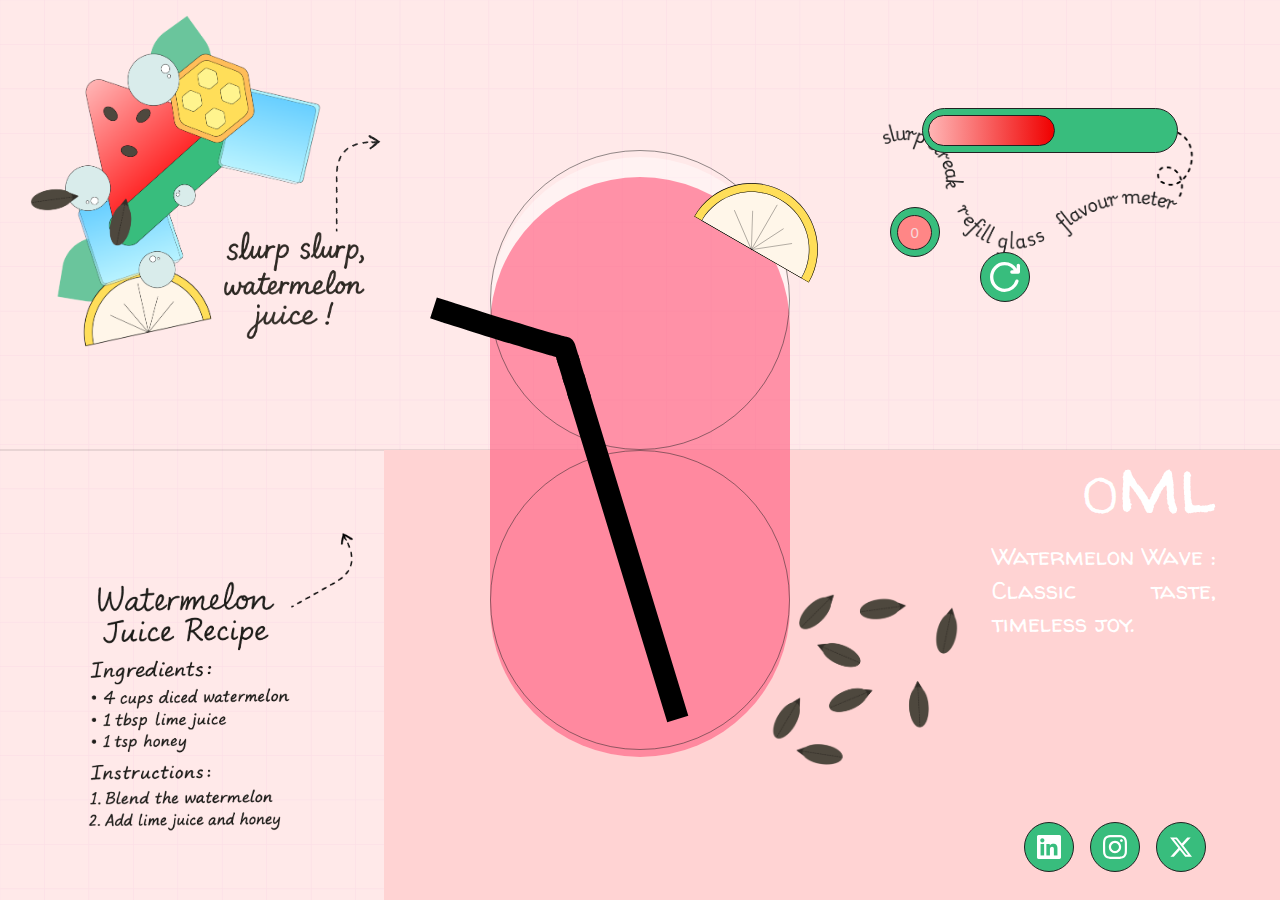
<file: index.html>
<!DOCTYPE html>
<html lang="en">
  <head>
    <meta charset="UTF-8" />
    <meta name="viewport" content="width=device-width, initial-scale=1.0" />
    <title>Watermelon Juice UI</title>
    <link rel="stylesheet" href="style.css" />
    <link rel="preconnect" href="https://fonts.googleapis.com" />
    <link rel="preconnect" href="https://fonts.gstatic.com" crossorigin />
    <link
      href="https://fonts.googleapis.com/css2?family=Walter+Turncoat&display=swap"
      rel="stylesheet"
    />
  </head>
  <body>
    <div class="backElements">
      <div class="line"></div>
      <div class="rectangle"></div>
      <div class="rectangle2"></div>
    </div>
    <div class="main">
      <div class="imageContainer">
        <div class="combine">
          <img
            src="images/combine.png"
            alt="Combined watermelon juice ingredients image"
          />
        </div>
        <div class="text">
          <img
            src="images/text.svg"
            alt="Decorative watermelon juice text overlay"
          />
        </div>
        <div class="text2">
          <img src="images/text2.png" alt="Secondary decorative text overlay" />
        </div>
        <div class="knobs">
          <img src="images/knobs.png" alt="Juice machine control knobs" />
        </div>
        <div class="seeds">
          <img src="images/seeds.png" alt="Watermelon seeds decoration" />
        </div>
      </div>

      <div class="glassElement">
        <div class="straw2">
          <img
            src="images/straw2.svg"
            alt="Straw in the watermelon juice glass"
          />
        </div>
        <div class="lime">
          <img src="images/lime.svg" alt="Lime slice decoration" />
        </div>
        <div class="circle1"></div>
        <div class="circle2"></div>
        <div class="juice"></div>
        <div class="glass"></div>
      </div>

      <div class="rightElement">
        <div class="buttonContainer">
          <button
            class="buttonItself"
            title="Select watermelon juice flavor"
            aria-label="Select watermelon juice flavor"
          >
            0
          </button>
        </div>
        <div
          class="refill"
          title="Refill the watermelon juice glass"
          aria-label="Refill the watermelon juice glass"
        >
          <div class="refillIcon">
            <img class="icon" src="images/refill.svg" alt="Refill icon" />
          </div>
        </div>
        <div class="flavour">
          <div class="meter"></div>
        </div>
        <span class="volume"><span class="volumeNumber">100</span>ml</span>
        <span class="fact"
          >Lorem ipsum dolor sit amet, consectetur adipisicing elit. Natus, cum
          animi.
        </span>
        <div class="social">
          <span class="linkedin">
            <a
              href="https://www.linkedin.com/in/shershth-sharma-1b3156248/"
              title="Visit our LinkedIn page"
              aria-label="Visit my LinkedIn page"
            >
              <img src="images/linkedin.png" alt="LinkedIn logo" />
            </a>
          </span>
          <span class="instagram">
            <a
              href="https://www.instagram.com/shraeshth/"
              title="Visit our Instagram page"
              aria-label="Visit my Instagram page"
            >
              <img src="images/instagram.svg" alt="Instagram logo" />
            </a>
          </span>
          <span class="x">
            <a
              href="https://x.com/shraeshth"
              title="Visit our X profile"
              aria-label="Visit my X profile"
            >
              <img src="images/x.svg" alt="X logo" />
            </a>
          </span>
        </div>
      </div>
    </div>
    <script
      src="https://cdnjs.cloudflare.com/ajax/libs/gsap/3.13.0/gsap.min.js"
      integrity="sha512-NcZdtrT77bJr4STcmsGAESr06BYGE8woZdSdEgqnpyqac7sugNO+Tr4bGwGF3MsnEkGKhU2KL2xh6Ec+BqsaHA=="
      crossorigin="anonymous"
      referrerpolicy="no-referrer"
    ></script>
    <script src="script.js"></script>
  </body>
</html>
</file>
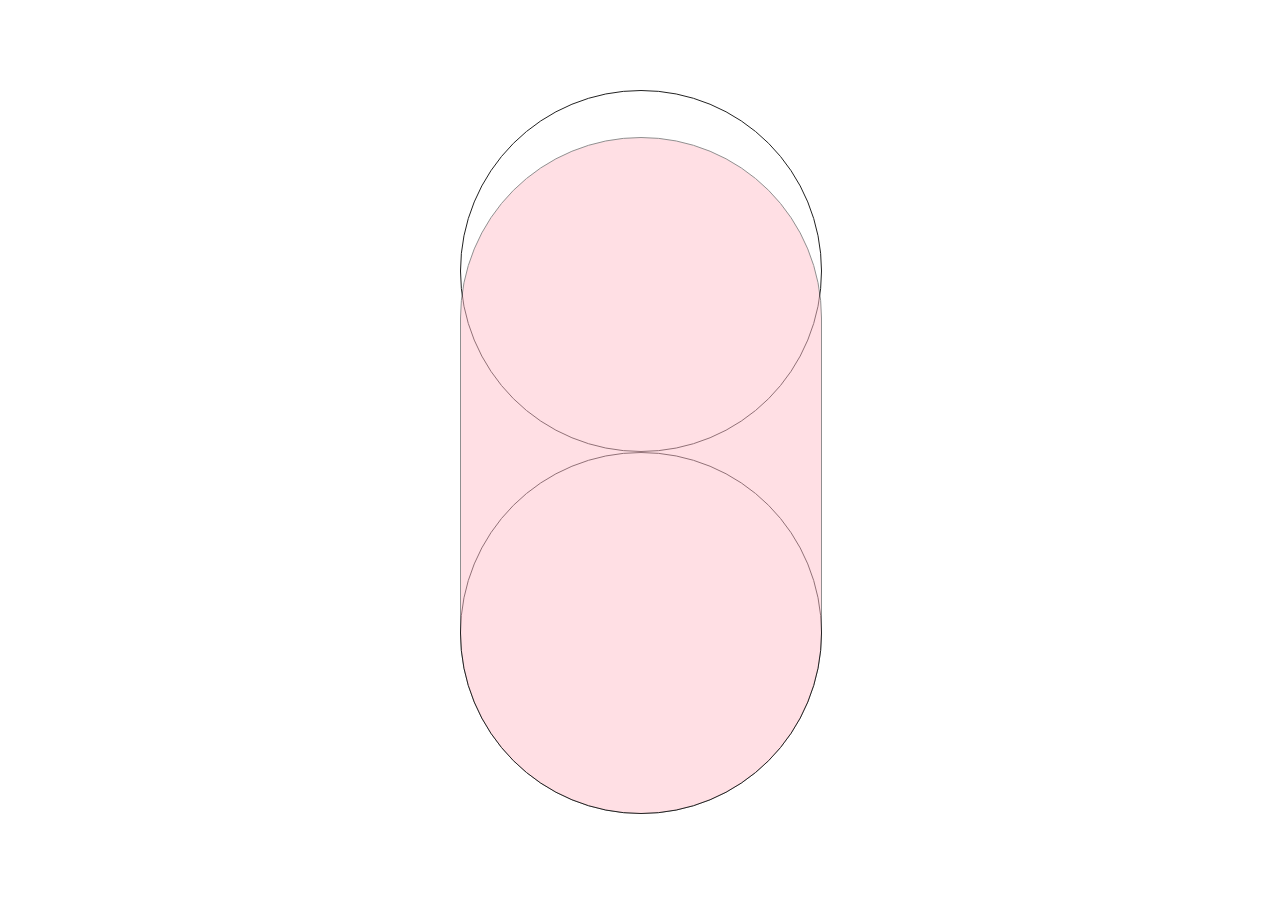
<file: yy.html>
<!DOCTYPE html>
<html lang="en">
  <head>
    <meta charset="UTF-8" />
    <meta name="viewport" content="width=device-width, initial-scale=1.0" />
    <title>Document</title>
    <style>
      body {
        box-sizing: border-box;
        margin: 0;
        display: flex;
        align-items: center;
        justify-content: center;
        height: 100vh;
      }

      .juiceContainer {
        margin: 0;
        padding: 0;
        position: relative;
        width: 40vh;
        height: 80vh;
        vertical-align: middle;
      }

      .circle1 {
        display: block;
        border-radius: 40vh;
        height: 40vh;
        width: 40vh;
        border: 1px solid #222;
        vertical-align: top;
      }

      .circle2 {
        display: block;
        border-radius: 40vh;
        height: 40vh;
        width: 40vh;
        border: 1px solid #222;
        vertical-align: bottom;
      }

      .juice {
        position: absolute;
        bottom: -3.5px;
        left: 0;
        border-radius: 40vh;
        height: 75vh;
        width: 40vh;
        border: 1px solid #222;
        background-color: pink;
        opacity: 0.5;
      }
    </style>
  </head>
  <body>
    <div class="juiceContainer">
      <div class="circle1"></div>
      <div class="circle2"></div>
      <div class="juice"></div>
    </div>
  </body>
</html>
</file>
<file: style.css>
/* CSS Reset */
* {
  margin: 0;
  padding: 0;
  box-sizing: border-box;
}

body {
  font-family: "Walter Turncoat", cursive;
  background: linear-gradient(180deg, #ffffff, #ffe9e9);
  line-height: 1.4;
  background-image: url(images/bg2.svg);
}

img {
  max-width: 100%; /* Ensures images don't exceed their container's width */
  height: auto; /* Maintains the aspect ratio */
  display: block; /* Removes any unwanted inline spacing or floating */
  margin: 0 auto; /* Centers the image if needed */
}

/* Color Variables */
:root {
  --pink: #f8d7da;
  --dark-pink: #e8c5c8;
  --juice-pink: #ff6b8a;
  --green: #4ade80;
  --white: #ffffff;
  --text: #374151;
}

/* Main Layout */
.main {
  position: relative;
  min-height: 100vh;
  height: 100vh; /* Fixed height to prevent scrolling */
}

.backElements {
  position: absolute;
  top: 0;
  left: 0;
  width: 100%;
  height: 100%;
  z-index: 1;
}

.line {
  width: 100%;
  height: 0px;
  border: 1px solid #222;
  position: absolute;
  top: 50%;
  z-index: 2;
  opacity: 0.1;
}

.rectangle {
  background-color: #ffd3d3;
  position: absolute;
  right: 0;
  bottom: 0;
  width: 70%;
  height: 50%;
  z-index: inherit;
}

.imageContainer {
  position: absolute;
  top: 0;
  left: 0;
  width: 100%;
  height: 100%;
  z-index: 10;
}
.combine {
  position: absolute;
  left: 0;
  top: 0;
  width: 27.5%;
  height: 50%;
  z-index: 11;
}
.text {
  position: absolute;
  left: 14%;
  top: 14%;
  width: 18%;
  height: auto;
  z-index: 12;
}
.text2 {
  position: absolute;
  left: 5%;
  bottom: 7%;
  width: 24%;
  height: auto;
  z-index: 13;
}
.knobs {
  position: absolute;
  right: 5%;
  top: 0;
  width: 30%;
  height: auto;
  z-index: 14;
}
.seeds {
  position: absolute;
  right: 25%;
  bottom: 14%;
  width: 15%;
  height: auto;
  z-index: 15;
}
.straw2 {
  position: absolute;
  left: 22%;
  bottom: 15%;
  width: 40%;
  height: auto;
  z-index: 24;
}
.lime {
  position: absolute;
  right: 34%;
  top: 16%;
  width: 12%;
  height: auto;
  z-index: 25;
  transform: rotate(30deg);
}

.glassElement {
  position: relative; /* Allows positioning of children */
  display: flex; /* Align children vertically */
  flex-direction: column; /* Stack circles and juice vertically */
  align-items: center; /* Center children horizontally */
  justify-content: center; /* Center children vertically within glassElement */
  /* Optional: Add width/height if needed to control size */
  width: inherit; /* Adjust as per your design */
  height: inherit; /* Adjust as per your design */
  z-index: 20;
}

.circle1,
.circle2 {
  border: 1px solid #222;
  width: 300px; /* Example size */
  height: 300px;
  border-radius: 50%; /* Makes them circles */
  margin: px;
  z-index: 22;
  opacity: 0.5;
}

.juice {
  position: absolute;
  bottom: 15.9%;
  width: 300px; /* Example size */
  height: 580px;
  border-radius: 10rem;
  opacity: 0.4;
  background-color: #ff0037; /* Example juice color */
  z-index: 23;
}

.glass {
  position: absolute;
  bottom: 15.9%;
  width: 300px; /* Example size */
  height: 600px;
  border-radius: 9.5rem;
  opacity: 0.4;
  background-color: #ffffff; /* Example juice color */
  z-index: 21;
}

.rightElement {
  position: absolute;
  width: 50%; /* Explicit width, adjust as needed */
  height: 100%; /* Relative to parent height, adjust as needed */
  z-index: 30;
  top: 0;
  right: 0;
}

.buttonContainer {
  align-items: center;
  justify-content: center;
  display: flex;
  background-color: #38bd7d;
  border: 1px solid #222;
  border-radius: 50%;
  width: 50px;
  height: 50px;
  top: 23%; /* Offset from top-right corner */
  left: 39%; /* Offset from top-right corner */
  position: absolute;
  z-index: 31; /* Slightly higher to ensure it stays on top */
}

.buttonItself {
  width: 35px;
  height: 35px;
  background-color: #ff8686;
  border: 1px solid #222;
  color: #f8d7da;
  border-radius: 50%;
  font-size: 15px;
  font-weight: 500;
}

.refill {
  align-items: center;
  justify-content: center;
  display: flex;
  background-color: #38bd7d;
  border: 1px solid #222;
  border-radius: 50%;
  width: 50px;
  height: 50px;
  top: 28%; /* Offset from top-right corner */
  right: 39%; /* Offset from top-right corner */
  position: absolute;
  z-index: 32; /* Slightly higher to ensure it stays on top */
  transition: all 0.5s ease;
}

.icon {
  align-items: center;
  justify-content: center;
  width: 30px;
  height: 30px;
}

.flavour {
  align-items: center;
  justify-content: center;
  display: flex;
  background-color: #38bd7d;
  border: 1px solid #222;
  border-radius: 5rem;
  width: 40%;
  height: 5%;
  top: 12%; /* Offset from top-right corner */
  right: 16%; /* Offset from top-right corner */
  position: absolute;
  z-index: 33; /* Slightly higher to ensure it stays on top */
}
.meter {
  align-items: center;
  justify-content: center;
  display: flex;
  background: linear-gradient(90deg, #ffb5b5, #f00000);
  border: 1px solid #222;
  border-radius: 5rem;
  width: 50%;
  height: 70%;
  left: 2%;
  position: absolute;
  z-index: 34; /* Slightly higher to ensure it stays on top */
}

.volume {
  position: absolute;
  right: 10%;
  bottom: 32%;
  font-size: 5rem;
  color: #ffffff;
}

.volumeNumber {
  font-size: 3rem;
}

.fact {
  position: absolute;
  right: 10%;
  top: 68%;
  width: 35%;
  font-size: 1rem;
  color: #ffffff;
  text-align: right;
}
.social {
  display: flex;
  justify-content: space-between;
  gap: 1rem;
  position: absolute;
  right: 10%;
  bottom: 2%;
  padding: 10px;
}

.linkedin,
.instagram,
.x {
  display: flex; /* Make each icon a flex container */
  align-items: center; /* Vertically center the image */
  justify-content: center; /* Horizontally center the image */
  border: 1px solid #222;
  background-color: #38bd7d;
  border-radius: 50px;
  width: 50px;
  height: 50px;
  transition: all 0.5s ease; /* Ensure smooth transition */
}

.social img {
  width: 50%; /* Scale the image */
  height: auto; /* Maintain aspect ratio */
  /* Remove align-items and justify-content from img */
}
/* CSS Reset */
* {
  margin: 0;
  padding: 0;
  box-sizing: border-box;
}

body {
  font-family: "Walter Turncoat", cursive;
  background-color: #ffe9e9;
  line-height: 1.4;
}

img {
  max-width: 100%; /* Ensures images don't exceed their container's width */
  height: auto; /* Maintains the aspect ratio */
  display: block; /* Removes any unwanted inline spacing or floating */
  margin: 0 auto; /* Centers the image if needed */
}

/* Color Variables */
:root {
  --pink: #f8d7da;
  --dark-pink: #e8c5c8;
  --juice-pink: #ff6b8a;
  --green: #4ade80;
  --white: #ffffff;
  --text: #374151;
}

/* Main Layout */
.main {
  position: relative;
  min-height: 100vh;
  height: 100vh; /* Fixed height to prevent scrolling */
}

.backElements {
  position: absolute;
  top: 0;
  left: 0;
  width: 100%;
  height: 100%;
  z-index: 1;
}

.line {
  width: 100%;
  height: 2px;
  border: 1px solid #222;
  position: absolute;
  top: 50%;
  transform: translateY(-50%);
  z-index: 2;
  opacity: 0.1;
}

.rectangle {
  background-color: #ffd3d3;
  position: absolute;
  right: 0;
  bottom: 0;
  width: 70%;
  height: 50%;
  z-index: 3;
}

.imageContainer {
  position: absolute;
  top: 0;
  left: 0;
  width: 100%;
  height: 100%;
  z-index: 10;
}
.combine {
  position: absolute;
  left: 0;
  top: 0;
  width: 27.5%;
  height: 50%;
  z-index: 11;
}
.text {
  position: absolute;
  left: 14%;
  top: 14%;
  width: 18%;
  height: auto;
  z-index: 12;
}
.text2 {
  position: absolute;
  left: 5%;
  bottom: 7%;
  width: 24%;
  height: auto;
  z-index: 13;
}
.knobs {
  position: absolute;
  right: 5%;
  top: 0;
  width: 30%;
  height: auto;
  z-index: 14;
}
.seeds {
  position: absolute;
  right: 25%;
  bottom: 14%;
  width: 15%;
  height: auto;
  z-index: 15;
}
.straw2 {
  position: absolute;
  left: 22%;
  bottom: 15%;
  width: 40%;
  height: auto;
  z-index: 19;
}
.lime {
  position: absolute;
  right: 34%;
  top: 16%;
  width: 12%;
  height: auto;
  z-index: 20;
  transform: rotate(30deg);
}

.glassElement {
  position: relative; /* Allows positioning of children */
  display: flex; /* Align children vertically */
  flex-direction: column; /* Stack circles and juice vertically */
  align-items: center; /* Center children horizontally */
  justify-content: center; /* Center children vertically within glassElement */
  /* Optional: Add width/height if needed to control size */
  width: inherit; /* Adjust as per your design */
  height: inherit; /* Adjust as per your design */
  z-index: 15;
}

.circle1,
.circle2 {
  border: 1px solid #222;
  width: 300px; /* Example size */
  height: 300px;
  border-radius: 50%; /* Makes them circles */
  margin: 0px;
  z-index: 18;
  opacity: 0.5;
}

.juice {
  position: absolute;
  bottom: 15.9%;
  width: 300px; /* Example size */
  height: 580px;
  border-radius: 10rem;
  opacity: 0.4;
  background-color: #ff0037; /* Example juice color */
  z-index: 17;
}

.glass {
  position: absolute;
  bottom: 15.9%;
  width: 300px; /* Example size */
  height: 600px;
  border-radius: 9.5rem;
  opacity: 0.4;
  background-color: #ffffff; /* Example juice color */
  z-index: 16;
}

.rightElement {
  position: absolute;
  width: 50%; /* Explicit width, adjust as needed */
  height: 100%; /* Relative to parent height, adjust as needed */
  z-index: 30;
  top: 0;
  right: 0;
}

.buttonContainer {
  align-items: center;
  justify-content: center;
  display: flex;
  background-color: #38bd7d;
  border: 1px solid #222;
  border-radius: 50%;
  width: 50px;
  height: 50px;
  top: 23%; /* Offset from top-right corner */
  left: 39%; /* Offset from top-right corner */
  position: absolute;
  z-index: 31;
}

.buttonItself {
  width: 35px;
  height: 35px;
  background-color: #ff8686;
  border: 1px solid #222;
  color: #f8d7da;
  border-radius: 50%;
  font-size: 15px;
  font-weight: 500;
}

.refill {
  align-items: center;
  justify-content: center;
  display: flex;
  background-color: #38bd7d;
  border: 1px solid #222;
  border-radius: 50%;
  width: 50px;
  height: 50px;
  top: 28%; /* Offset from top-right corner */
  right: 39%; /* Offset from top-right corner */
  position: absolute;
  z-index: 32;
  transition: all 0.5s ease;
}

.icon {
  align-items: center;
  justify-content: center;
  width: 30px;
  height: 30px;
}

.flavour {
  align-items: center;
  justify-content: center;
  display: flex;
  background-color: #38bd7d;
  border: 1px solid #222;
  border-radius: 5rem;
  width: 40%;
  height: 5%;
  top: 12%; /* Offset from top-right corner */
  right: 16%; /* Offset from top-right corner */
  position: absolute;
  z-index: 33;
}

.meter {
  align-items: center;
  justify-content: center;
  display: flex;
  background: linear-gradient(90deg, #ffb5b5, #f00000);
  border: 1px solid #222;
  border-radius: 5rem;
  width: 50%;
  height: 70%;
  left: 2%;
  position: absolute;
  z-index: 34;
}

.volume {
  position: absolute;
  right: 10%;
  bottom: 40%;
  font-size: 5rem;
  color: #ffffff;
}

.volumeNumber {
  font-size: 3rem;
}

.fact {
  position: absolute;
  right: 10%;
  top: 60%;
  width: 35%;
  font-size: 1.5rem;
  color: #ffffff;
  text-align: justify;
}

.social {
  display: flex;
  justify-content: space-between;
  gap: 1rem;
  position: absolute;
  right: 10%;
  bottom: 2%;
  padding: 10px;
}

.linkedin,
.instagram,
.x {
  display: flex; /* Make each icon a flex container */
  align-items: center; /* Vertically center the image */
  justify-content: center; /* Horizontally center the image */
  border: 1px solid #222;
  background-color: #38bd7d;
  border-radius: 50px;
  width: 50px;
  height: 50px;
  transition: all 0.5s ease; /* Ensure smooth transition */
}

.social img {
  width: 50%; /* Scale the image */
  height: auto; /* Maintain aspect ratio */
  /* Remove align-items and justify-content from img */
}

.refill:hover,
.linkedin:hover,
.instagram:hover,
.x:hover {
  transform: scale(1.1) translateY(-3px);
  animation: pulse 1s infinite;
  background-color: var(--juice-pink);
  box-shadow: 0 1px 5px rgba(0, 0, 0, 0.3);
    cursor: pointer;
}

@keyframes pulse {
  0% {
    transform: scale(1.08);
  }
  50% {
    transform: scale(1.05);
  }
  100% {
    transform: scale(1.08);
  }
}

.straw2:hover {
  animation: bounceRotate 0.8s ease;
    cursor: pointer;
}

@keyframes bounceRotate {
  0% {
    transform: rotate(0deg) translateY(0);
  }
  50% {
    transform: rotate(2deg) translateY(-10px);
  }
  100% {
    transform: rotate(0deg) translateY(0);
  }
}

.refill:hover::before {
  content: "";
  position: absolute;
  width: 100%;
  height: 100%;
  background: rgba(255, 255, 255, 0.3);
  border-radius: 50%;
  animation: ripple 0.6s linear;
  z-index: -1;
  cursor: pointer;
}

@keyframes ripple {
  0% {
    transform: scale(0);
    opacity: 1;
  }
  100% {
    transform: scale(2);
    opacity: 0;
  }
}
</file>
